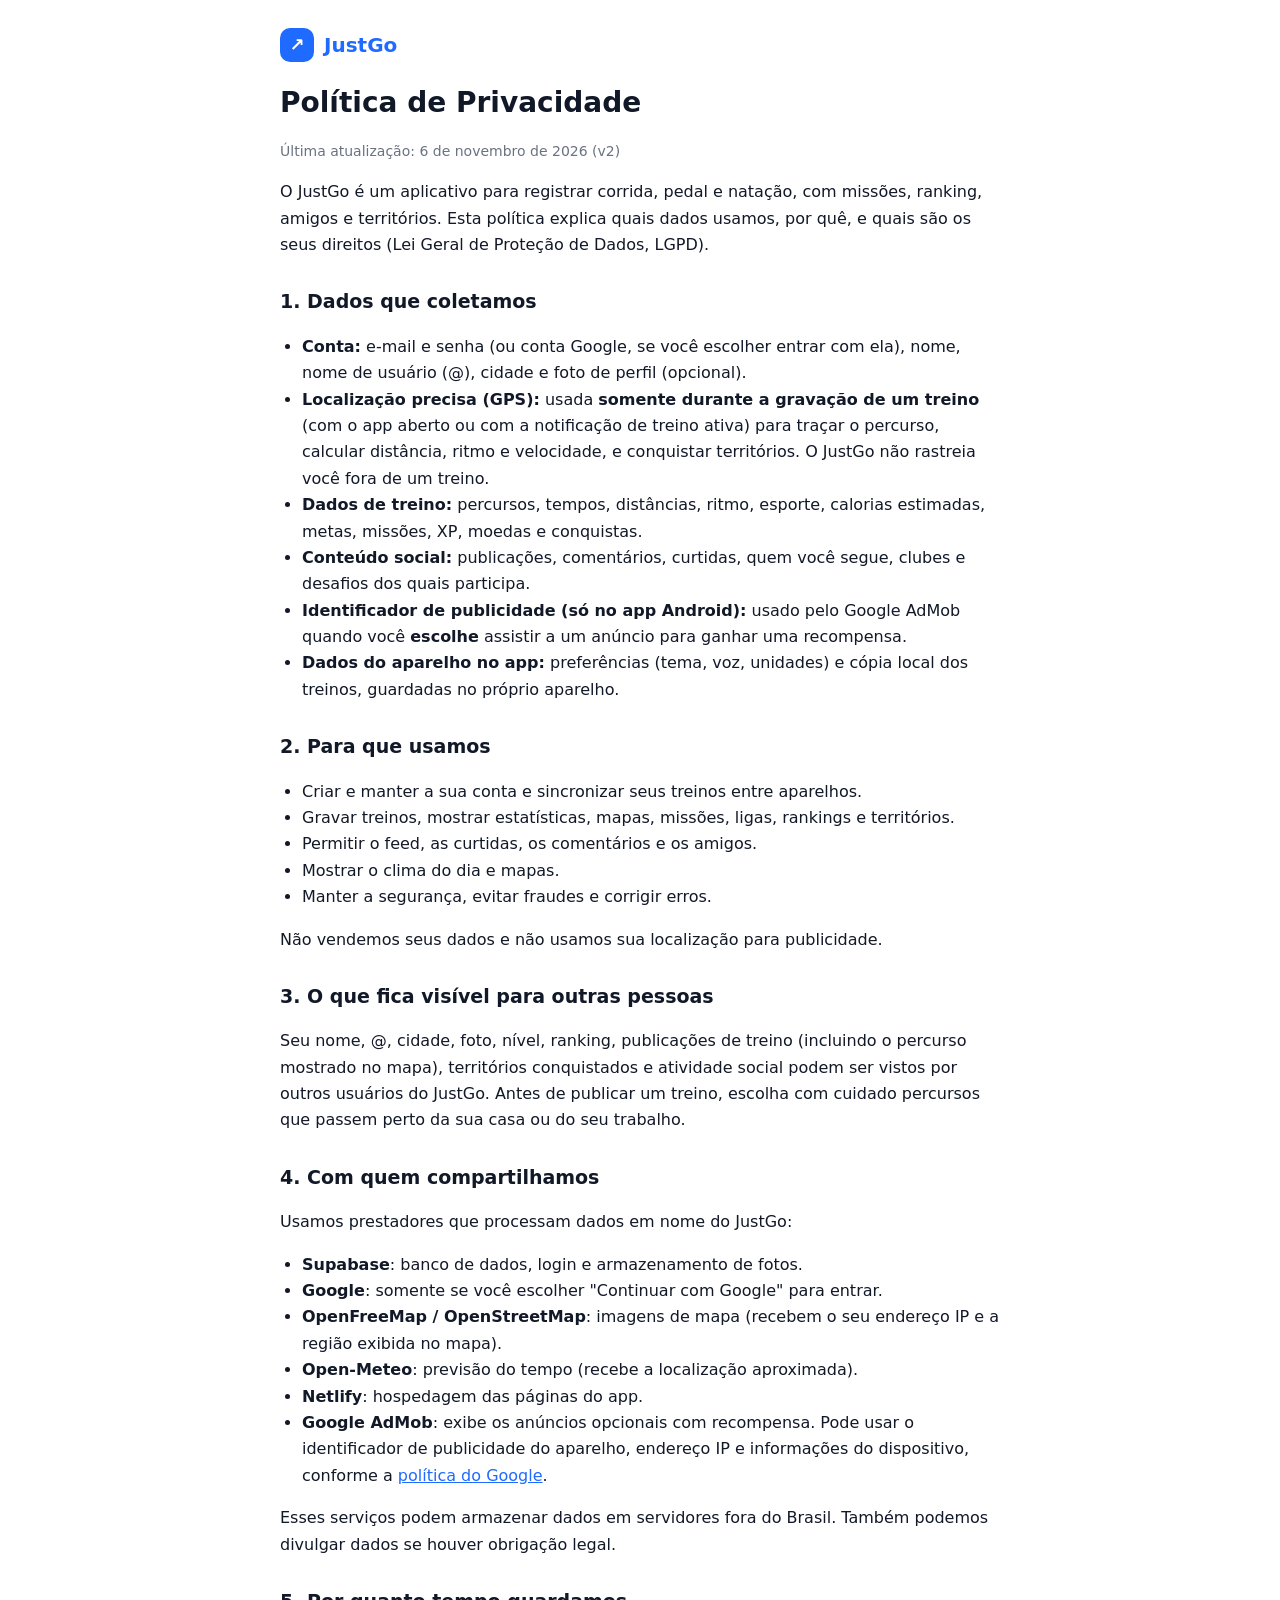
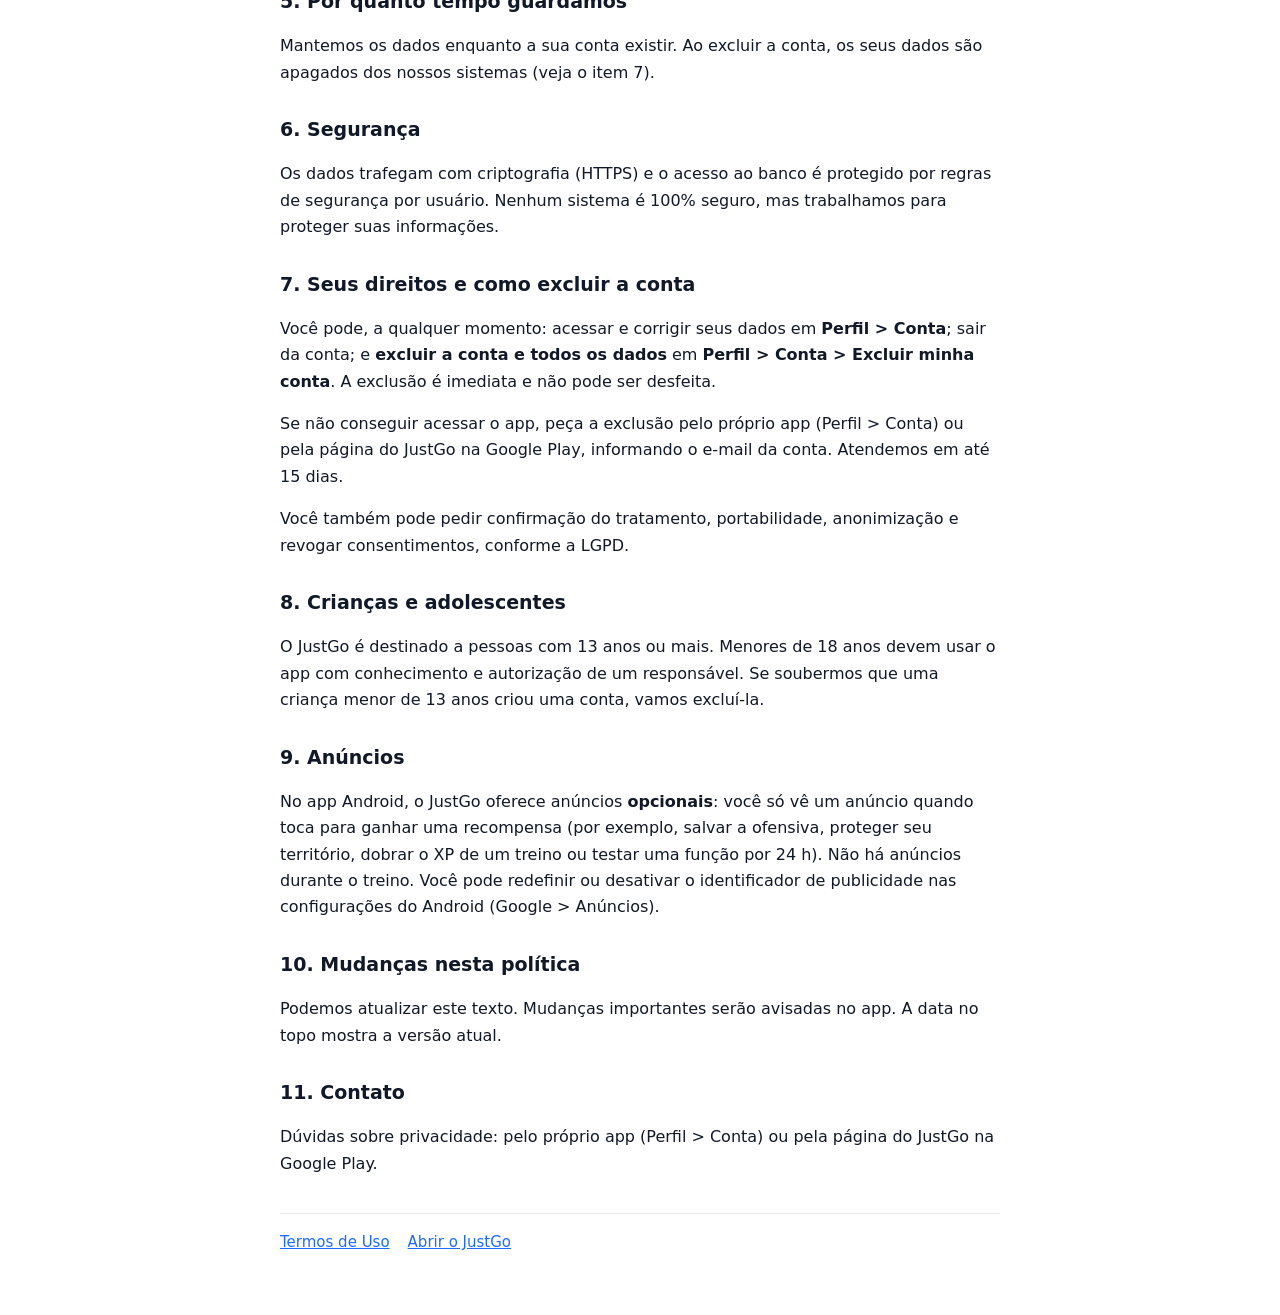
<file: assets/web/privacidade.html>
<!doctype html>
<html lang="pt-BR"><head><meta charset="utf-8"><meta name="viewport" content="width=device-width,initial-scale=1">
<title>Política de Privacidade · JustGo</title><meta name="robots" content="index,follow">
<style>
:root{color-scheme:light dark;--bg:#fff;--tx:#111827;--mu:#6b7280;--br:#1f6bff;--ln:#e5e7eb}
@media(prefers-color-scheme:dark){:root{--bg:#0b0f17;--tx:#e5e7eb;--mu:#9ca3af;--br:#6b9bff;--ln:#1f2937}}
*{box-sizing:border-box}body{margin:0;background:var(--bg);color:var(--tx);font:16px/1.65 system-ui,-apple-system,Segoe UI,Roboto,sans-serif}
main{max-width:760px;margin:0 auto;padding:28px 20px 60px}
.brand{display:flex;align-items:center;gap:10px;font-weight:800;font-size:20px;color:var(--br);margin-bottom:18px}
.brand i{width:34px;height:34px;border-radius:10px;background:var(--br);display:grid;place-items:center;color:#fff;font-style:normal;font-size:18px}
h1{font-size:28px;margin:8px 0 4px}h2{font-size:19px;margin:28px 0 6px}p,li{color:var(--tx)}ul{padding-left:22px}
.lg-date{color:var(--mu);font-size:14px}a{color:var(--br)}
nav{margin-top:36px;padding-top:16px;border-top:1px solid var(--ln);display:flex;gap:18px;flex-wrap:wrap;font-size:15px}
</style></head><body><main>
<div class="brand"><i>↗</i>JustGo</div><h1>Política de Privacidade</h1>

<p class="lg-date">Última atualização: 6 de novembro de 2026 (v2)</p>
<p>O JustGo é um aplicativo para registrar corrida, pedal e natação, com missões, ranking, amigos e territórios. Esta política explica quais dados usamos, por quê, e quais são os seus direitos (Lei Geral de Proteção de Dados, LGPD).</p>

<h2>1. Dados que coletamos</h2>
<ul>
<li><b>Conta:</b> e-mail e senha (ou conta Google, se você escolher entrar com ela), nome, nome de usuário (@), cidade e foto de perfil (opcional).</li>
<li><b>Localização precisa (GPS):</b> usada <b>somente durante a gravação de um treino</b> (com o app aberto ou com a notificação de treino ativa) para traçar o percurso, calcular distância, ritmo e velocidade, e conquistar territórios. O JustGo não rastreia você fora de um treino.</li>
<li><b>Dados de treino:</b> percursos, tempos, distâncias, ritmo, esporte, calorias estimadas, metas, missões, XP, moedas e conquistas.</li>
<li><b>Conteúdo social:</b> publicações, comentários, curtidas, quem você segue, clubes e desafios dos quais participa.</li>
<li><b>Identificador de publicidade (só no app Android):</b> usado pelo Google AdMob quando você <b>escolhe</b> assistir a um anúncio para ganhar uma recompensa.</li>
<li><b>Dados do aparelho no app:</b> preferências (tema, voz, unidades) e cópia local dos treinos, guardadas no próprio aparelho.</li>
</ul>

<h2>2. Para que usamos</h2>
<ul>
<li>Criar e manter a sua conta e sincronizar seus treinos entre aparelhos.</li>
<li>Gravar treinos, mostrar estatísticas, mapas, missões, ligas, rankings e territórios.</li>
<li>Permitir o feed, as curtidas, os comentários e os amigos.</li>
<li>Mostrar o clima do dia e mapas.</li>
<li>Manter a segurança, evitar fraudes e corrigir erros.</li>
</ul>
<p>Não vendemos seus dados e não usamos sua localização para publicidade.</p>

<h2>3. O que fica visível para outras pessoas</h2>
<p>Seu nome, @, cidade, foto, nível, ranking, publicações de treino (incluindo o percurso mostrado no mapa), territórios conquistados e atividade social podem ser vistos por outros usuários do JustGo. Antes de publicar um treino, escolha com cuidado percursos que passem perto da sua casa ou do seu trabalho.</p>

<h2>4. Com quem compartilhamos</h2>
<p>Usamos prestadores que processam dados em nome do JustGo:</p>
<ul>
<li><b>Supabase</b>: banco de dados, login e armazenamento de fotos.</li>
<li><b>Google</b>: somente se você escolher "Continuar com Google" para entrar.</li>
<li><b>OpenFreeMap / OpenStreetMap</b>: imagens de mapa (recebem o seu endereço IP e a região exibida no mapa).</li>
<li><b>Open-Meteo</b>: previsão do tempo (recebe a localização aproximada).</li>
<li><b>Netlify</b>: hospedagem das páginas do app.</li>
<li><b>Google AdMob</b>: exibe os anúncios opcionais com recompensa. Pode usar o identificador de publicidade do aparelho, endereço IP e informações do dispositivo, conforme a <a href="https://policies.google.com/technologies/ads?hl=pt-BR" target="_blank" rel="noopener">política do Google</a>.</li>
</ul>
<p>Esses serviços podem armazenar dados em servidores fora do Brasil. Também podemos divulgar dados se houver obrigação legal.</p>

<h2>5. Por quanto tempo guardamos</h2>
<p>Mantemos os dados enquanto a sua conta existir. Ao excluir a conta, os seus dados são apagados dos nossos sistemas (veja o item 7).</p>

<h2>6. Segurança</h2>
<p>Os dados trafegam com criptografia (HTTPS) e o acesso ao banco é protegido por regras de segurança por usuário. Nenhum sistema é 100% seguro, mas trabalhamos para proteger suas informações.</p>

<h2>7. Seus direitos e como excluir a conta</h2>
<p>Você pode, a qualquer momento: acessar e corrigir seus dados em <b>Perfil &gt; Conta</b>; sair da conta; e <b>excluir a conta e todos os dados</b> em <b>Perfil &gt; Conta &gt; Excluir minha conta</b>. A exclusão é imediata e não pode ser desfeita.</p>
<p>Se não conseguir acessar o app, peça a exclusão pelo próprio app (Perfil &gt; Conta) ou pela página do JustGo na Google Play, informando o e-mail da conta. Atendemos em até 15 dias.</p>
<p>Você também pode pedir confirmação do tratamento, portabilidade, anonimização e revogar consentimentos, conforme a LGPD.</p>

<h2>8. Crianças e adolescentes</h2>
<p>O JustGo é destinado a pessoas com 13 anos ou mais. Menores de 18 anos devem usar o app com conhecimento e autorização de um responsável. Se soubermos que uma criança menor de 13 anos criou uma conta, vamos excluí-la.</p>

<h2>9. Anúncios</h2>
<p>No app Android, o JustGo oferece anúncios <b>opcionais</b>: você só vê um anúncio quando toca para ganhar uma recompensa (por exemplo, salvar a ofensiva, proteger seu território, dobrar o XP de um treino ou testar uma função por 24 h). Não há anúncios durante o treino. Você pode redefinir ou desativar o identificador de publicidade nas configurações do Android (Google &gt; Anúncios).</p>

<h2>10. Mudanças nesta política</h2>
<p>Podemos atualizar este texto. Mudanças importantes serão avisadas no app. A data no topo mostra a versão atual.</p>

<h2>11. Contato</h2>
<p>Dúvidas sobre privacidade: pelo próprio app (Perfil &gt; Conta) ou pela página do JustGo na Google Play.</p>
<nav><a href="termos.html">Termos de Uso</a><a href="index.html">Abrir o JustGo</a></nav>
</main></body></html>
</file>
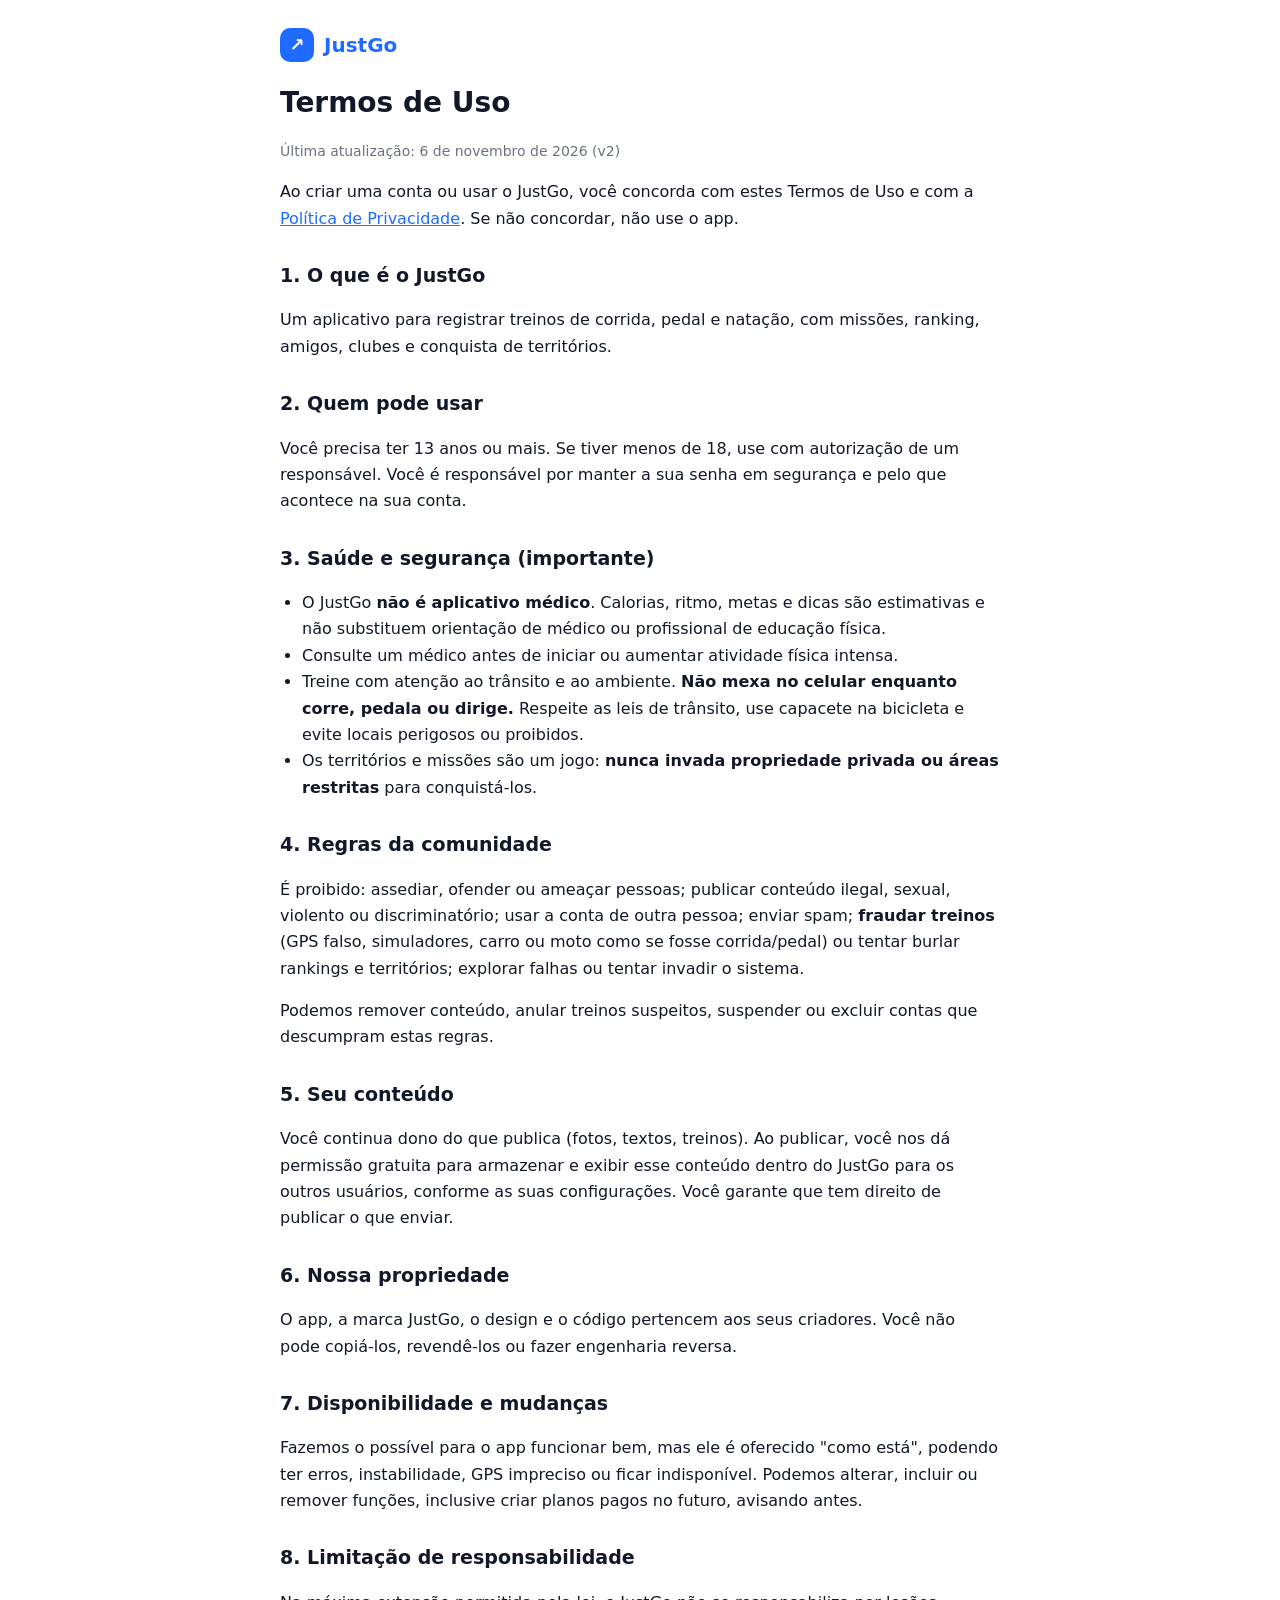
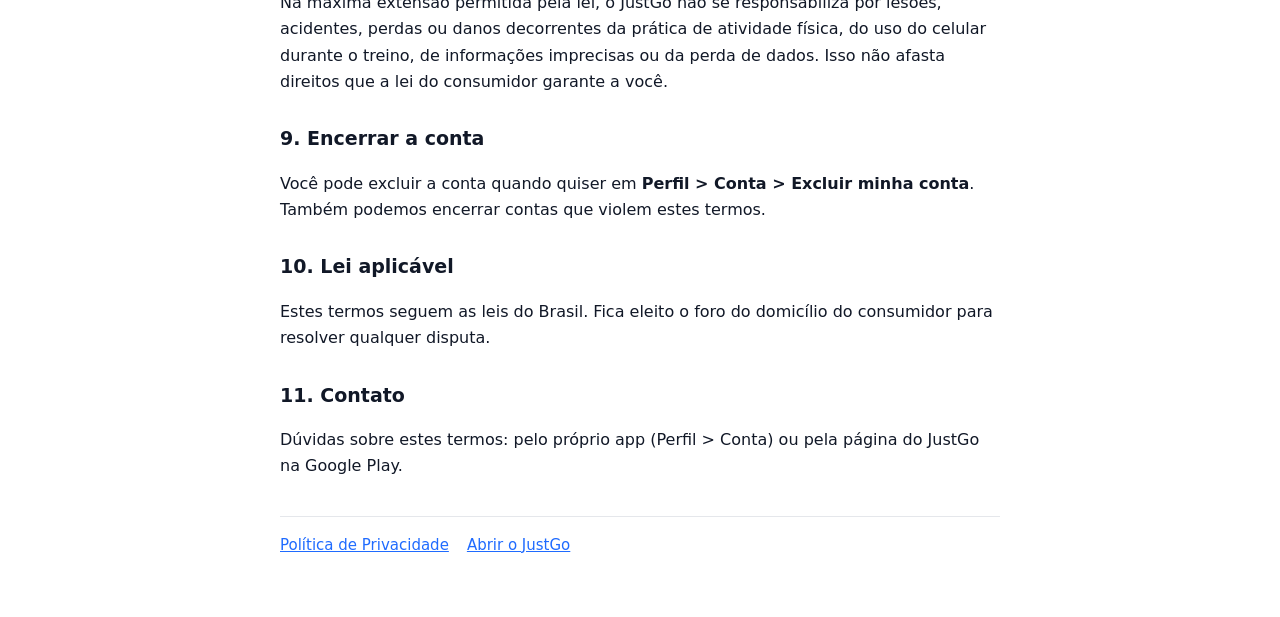
<file: assets/web/termos.html>
<!doctype html>
<html lang="pt-BR"><head><meta charset="utf-8"><meta name="viewport" content="width=device-width,initial-scale=1">
<title>Termos de Uso · JustGo</title><meta name="robots" content="index,follow">
<style>
:root{color-scheme:light dark;--bg:#fff;--tx:#111827;--mu:#6b7280;--br:#1f6bff;--ln:#e5e7eb}
@media(prefers-color-scheme:dark){:root{--bg:#0b0f17;--tx:#e5e7eb;--mu:#9ca3af;--br:#6b9bff;--ln:#1f2937}}
*{box-sizing:border-box}body{margin:0;background:var(--bg);color:var(--tx);font:16px/1.65 system-ui,-apple-system,Segoe UI,Roboto,sans-serif}
main{max-width:760px;margin:0 auto;padding:28px 20px 60px}
.brand{display:flex;align-items:center;gap:10px;font-weight:800;font-size:20px;color:var(--br);margin-bottom:18px}
.brand i{width:34px;height:34px;border-radius:10px;background:var(--br);display:grid;place-items:center;color:#fff;font-style:normal;font-size:18px}
h1{font-size:28px;margin:8px 0 4px}h2{font-size:19px;margin:28px 0 6px}p,li{color:var(--tx)}ul{padding-left:22px}
.lg-date{color:var(--mu);font-size:14px}a{color:var(--br)}
nav{margin-top:36px;padding-top:16px;border-top:1px solid var(--ln);display:flex;gap:18px;flex-wrap:wrap;font-size:15px}
</style></head><body><main>
<div class="brand"><i>↗</i>JustGo</div><h1>Termos de Uso</h1>

<p class="lg-date">Última atualização: 6 de novembro de 2026 (v2)</p>
<p>Ao criar uma conta ou usar o JustGo, você concorda com estes Termos de Uso e com a <a href="privacidade.html" data-lg="privacy">Política de Privacidade</a>. Se não concordar, não use o app.</p>

<h2>1. O que é o JustGo</h2>
<p>Um aplicativo para registrar treinos de corrida, pedal e natação, com missões, ranking, amigos, clubes e conquista de territórios.</p>

<h2>2. Quem pode usar</h2>
<p>Você precisa ter 13 anos ou mais. Se tiver menos de 18, use com autorização de um responsável. Você é responsável por manter a sua senha em segurança e pelo que acontece na sua conta.</p>

<h2>3. Saúde e segurança (importante)</h2>
<ul>
<li>O JustGo <b>não é aplicativo médico</b>. Calorias, ritmo, metas e dicas são estimativas e não substituem orientação de médico ou profissional de educação física.</li>
<li>Consulte um médico antes de iniciar ou aumentar atividade física intensa.</li>
<li>Treine com atenção ao trânsito e ao ambiente. <b>Não mexa no celular enquanto corre, pedala ou dirige.</b> Respeite as leis de trânsito, use capacete na bicicleta e evite locais perigosos ou proibidos.</li>
<li>Os territórios e missões são um jogo: <b>nunca invada propriedade privada ou áreas restritas</b> para conquistá-los.</li>
</ul>

<h2>4. Regras da comunidade</h2>
<p>É proibido: assediar, ofender ou ameaçar pessoas; publicar conteúdo ilegal, sexual, violento ou discriminatório; usar a conta de outra pessoa; enviar spam; <b>fraudar treinos</b> (GPS falso, simuladores, carro ou moto como se fosse corrida/pedal) ou tentar burlar rankings e territórios; explorar falhas ou tentar invadir o sistema.</p>
<p>Podemos remover conteúdo, anular treinos suspeitos, suspender ou excluir contas que descumpram estas regras.</p>

<h2>5. Seu conteúdo</h2>
<p>Você continua dono do que publica (fotos, textos, treinos). Ao publicar, você nos dá permissão gratuita para armazenar e exibir esse conteúdo dentro do JustGo para os outros usuários, conforme as suas configurações. Você garante que tem direito de publicar o que enviar.</p>

<h2>6. Nossa propriedade</h2>
<p>O app, a marca JustGo, o design e o código pertencem aos seus criadores. Você não pode copiá-los, revendê-los ou fazer engenharia reversa.</p>

<h2>7. Disponibilidade e mudanças</h2>
<p>Fazemos o possível para o app funcionar bem, mas ele é oferecido "como está", podendo ter erros, instabilidade, GPS impreciso ou ficar indisponível. Podemos alterar, incluir ou remover funções, inclusive criar planos pagos no futuro, avisando antes.</p>

<h2>8. Limitação de responsabilidade</h2>
<p>Na máxima extensão permitida pela lei, o JustGo não se responsabiliza por lesões, acidentes, perdas ou danos decorrentes da prática de atividade física, do uso do celular durante o treino, de informações imprecisas ou da perda de dados. Isso não afasta direitos que a lei do consumidor garante a você.</p>

<h2>9. Encerrar a conta</h2>
<p>Você pode excluir a conta quando quiser em <b>Perfil &gt; Conta &gt; Excluir minha conta</b>. Também podemos encerrar contas que violem estes termos.</p>

<h2>10. Lei aplicável</h2>
<p>Estes termos seguem as leis do Brasil. Fica eleito o foro do domicílio do consumidor para resolver qualquer disputa.</p>

<h2>11. Contato</h2>
<p>Dúvidas sobre estes termos: pelo próprio app (Perfil &gt; Conta) ou pela página do JustGo na Google Play.</p>
<nav><a href="privacidade.html">Política de Privacidade</a><a href="index.html">Abrir o JustGo</a></nav>
</main></body></html>
</file>
